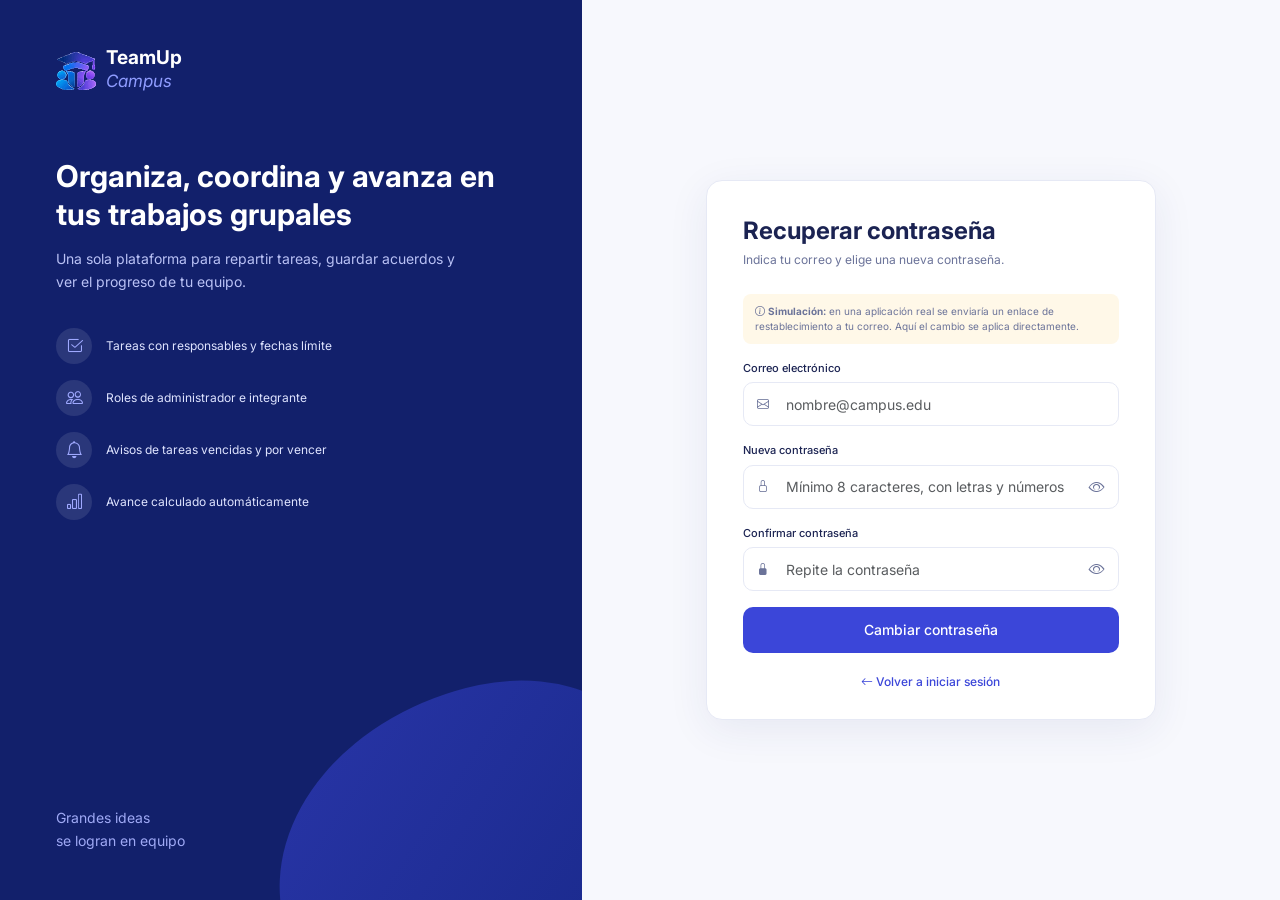
<file: src/main/resources/static/recuperar-password.html>
<!DOCTYPE html>
<html lang="es">

<head>
    <meta charset="UTF-8">
    <meta name="viewport" content="width=device-width, initial-scale=1">
    <meta name="theme-color" content="#3b46d9">
    <title>Recuperar contraseña | TeamUp Campus</title>
    <meta name="description" content="Restablece la contraseña de tu cuenta de TeamUp Campus.">
    <meta name="author" content="Kathrym Oriana">
    <meta name="robots" content="noindex, nofollow">
    <link rel="preconnect" href="https://fonts.googleapis.com">
    <link rel="preconnect" href="https://fonts.gstatic.com" crossorigin>
    <link href="https://fonts.googleapis.com/css2?family=Inter:wght@400;500;600;700&display=swap" rel="stylesheet">
    <link href="https://cdn.jsdelivr.net/npm/bootstrap@5.3.3/dist/css/bootstrap.min.css" rel="stylesheet">
    <link href="https://cdn.jsdelivr.net/npm/bootstrap-icons@1.11.3/font/bootstrap-icons.min.css" rel="stylesheet">
    <link rel="icon" type="image/svg+xml" href="assets/svg/logo.svg">
    <link href="css/styles.css" rel="stylesheet">
</head>

<body class="auth">
    <div class="auth__wrap">
        <aside class="auth__brand" aria-label="TeamUp Campus">
            <a class="brand" href="login.html"><img src="assets/svg/logo.svg" alt="Logo de TeamUp Campus" width="40"
                    height="38"><span class="brand__text"><strong>TeamUp</strong><em>Campus</em></span></a>
            <h2>Organiza, coordina y avanza en tus trabajos grupales</h2>
            <p>Una sola plataforma para repartir tareas, guardar acuerdos y ver el progreso de tu equipo.</p>
            <ul class="auth__features">
                <li><i class="bi bi-check2-square"></i>Tareas con responsables y fechas límite</li>
                <li><i class="bi bi-people"></i>Roles de administrador e integrante</li>
                <li><i class="bi bi-bell"></i>Avisos de tareas vencidas y por vencer</li>
                <li><i class="bi bi-bar-chart"></i>Avance calculado automáticamente</li>
            </ul>
            <p class="lema">Grandes ideas<br>se logran en equipo</p>
        </aside>
        <main class="auth__panel">
            <div class="auth__card">
                <h1>Recuperar contraseña</h1>
                <p class="auth__lead">Indica tu correo y elige una nueva contraseña.</p>
                <div class="auth__note"><i class="bi bi-info-circle"></i> <strong>Simulación:</strong> en una aplicación
                    real se enviaría un enlace de restablecimiento a tu correo. Aquí el cambio se aplica directamente.
                </div>
                <div class="alert alert-danger" id="error" role="alert" aria-live="assertive" hidden></div>
                <div class="alert alert-success" id="exito" role="status" hidden>Tu contraseña se actualizó. <a
                        class="link" href="login.html">Inicia sesión</a></div>
                <form id="formRecuperar" novalidate>
                    <div class="field"><label for="cEmail">Correo electrónico</label>
                        <div class="field__box"><i class="bi bi-envelope"></i><input class="form-control" id="cEmail"
                                name="cEmail" type="email" placeholder="nombre@campus.edu" autocomplete="email"
                                required>
                            <div class="invalid-feedback" id="cEmailMsg">Ingresa un correo válido.</div>
                        </div>
                    </div>
                    <div class="field"><label for="cPass">Nueva contraseña</label>
                        <div class="field__box"><i class="bi bi-lock"></i><input class="form-control" id="cPass"
                                name="cPass" type="password" placeholder="Mínimo 8 caracteres, con letras y números"
                                autocomplete="new-password" required><button class="pass-toggle" type="button"
                                data-toggle-pass aria-label="Mostrar contraseña"><i class="bi bi-eye"></i></button>
                            <div class="invalid-feedback" id="cPassMsg">Contraseña requerida.</div>
                        </div>
                    </div>
                    <div class="field"><label for="cPass2">Confirmar contraseña</label>
                        <div class="field__box"><i class="bi bi-lock-fill"></i><input class="form-control" id="cPass2"
                                name="cPass2" type="password" placeholder="Repite la contraseña"
                                autocomplete="new-password" required><button class="pass-toggle" type="button"
                                data-toggle-pass aria-label="Mostrar contraseña"><i class="bi bi-eye"></i></button>
                            <div class="invalid-feedback" id="cPass2Msg">Las contraseñas no coinciden.</div>
                        </div>
                    </div>
                    <button class="btn btn-tu btn-auth" type="submit" id="btnRecuperar">Cambiar contraseña</button>
                </form>
                <p class="auth__foot"><a class="link" href="login.html"><i class="bi bi-arrow-left"></i> Volver a
                        iniciar sesión</a></p>
            </div>
        </main>
    </div>
    <script src="https://cdn.jsdelivr.net/npm/bootstrap@5.3.3/dist/js/bootstrap.bundle.min.js"></script>
    <script type="module" src="js/pages/recuperar.js"></script>
</body>

</html>
</file>
<file: src/main/resources/static/css/styles.css>
/* ===== styles.css ===== */
/* ===== Variables (reutilizables en todas las vistas) ===== */
:root {
    --font: 'Inter', system-ui, sans-serif;
    --c-sidebar: #12206b;
    --c-primary: #3b46d9;
    --c-primary-soft: #eef0ff;
    --c-text: #1b2352;
    --c-muted: #6b7399;
    --c-border: #e6e9f5;
    --c-bg: #f7f8fd;
    --c-card: #fff;
    --c-green: #22b573;
    --c-orange: #f5a03a;
    --c-red: #ef5b6b;
    --c-purple: #7c5ce0;
    --radius: 12px;
    --sidebar-w: 215px;
    --fs-xs: 10px;
    --fs-sm: 11px;
    --fs-md: 12px;
    --fs-base: 14px;
    --fs-lg: 16px;
    --fs-xl: 22.5px;
}

::-webkit-scrollbar {
    display: none;
}

/* ===== Base ===== */
body {
    overscroll-behavior: none;
    font-family: var(--font);
    font-size: var(--fs-md);
    color: var(--c-text);
    background: var(--c-bg);
    margin: 0;
}

h1,
h2,
p,
ul {
    margin: 0;
    padding: 0;
}

ul {
    list-style: none;
}

a {
    text-decoration: none;
}

img {
    display: block;
    max-width: 100%;
}

/* ===== Layout ===== */
.app {
    display: flex;
    min-height: 100vh;
}

.main {
    flex: 1;
    min-width: 0;
    padding: 0 20px 40px 24px;
}

.main--page {
    padding: 0;
    background: linear-gradient(180deg, #fff 0, var(--c-bg) 260px);
}

.content {
    display: grid;
    grid-template-columns: minmax(0, 1fr) 400px;
    padding: 0 20px 30px 22px;
    gap: 22px;
    align-items: start;
}

.content__col,
.content__side {
    display: flex;
    flex-direction: column;
    min-width: 0;
    gap: 20px;
}

/* ===== Sidebar ===== */
.sidebar {
    width: var(--sidebar-w);
    flex-shrink: 0;
    background: var(--c-sidebar);
    color: #fff;
    padding: 20px 15px;
    display: flex;
    flex-direction: column;
    position: sticky;
    top: 0;
    height: 100vh;
    overflow: hidden;
}

.brand {
    display: flex;
    align-items: center;
    gap: 10px;
    color: #fff;
    margin: 0 0 30px 10px;
}

.brand img {
    width: 40px;
    height: 38px;
}

.brand__icon {
    font-size: 34px;
    color: #6f7cff;
}

.brand__text strong {
    display: block;
    font-size: 19px;
    line-height: 1.1;
}

.brand__text em {
    font-size: 17px;
    color: #8f9cff;
    font-style: italic;
}

.nav-list {
    display: flex;
    flex-direction: column;
    gap: 8px;
}

.nav-link-tu {
    display: flex;
    align-items: center;
    gap: 12px;
    padding: 0 16px;
    height: 41px;
    border-radius: 7px;
    color: #dfe4ff;
    font-size: var(--fs-md);
}

.nav-link-tu i {
    font-size: 16px;
    width: 20px;
}

.nav-link-tu:hover {
    background: rgba(255, 255, 255, .08);
    color: #fff;
}

.nav-link-tu.active {
    background: #2f43c879;
    color: #fff;
    font-weight: 600;
}

.sidebar__lema {
    margin-top: auto;
    margin-bottom: 150px;
    padding-left: 5px;
    color: #9fa9f5;
    font-size: var(--fs-base);
    line-height: 1.4;
    position: relative;
}

.sidebar__lema::after {
    content: "";
    display: block;
    width: 44px;
    height: 2px;
    background: var(--c-primary);
    margin-top: 12px;
}

/* .sidebar::after { content: ""; position: absolute;  left: -40px; bottom: -70px; width: 260px; height: 200px; background: linear-gradient(135deg, #3b46d9, #1d2fa0); border-radius: 60% 40% 0 0; opacity: .7; transform: rotate(-12deg); } */

/* ===== Topbar ===== */
.topbar {
    height: 76px;
    display: flex;
    align-items: center;
    background: #fff;
    justify-content: space-between;
}

.topbar--free {
    padding: 0 22px 0 22px;
    height: 75px;
}

.search {
    position: relative;
    width: 517px;
    max-width: 100%;
}

.search i {
    position: absolute;
    left: 17px;
    top: 50%;
    transform: translateY(-50%);
    color: var(--c-muted);
    font-size: 16px;
}

.search input {
    width: 100%;
    height: 36px;
    border: 0;
    border-radius: 20px;
    background: #eceffd;
    padding: 0 16px 0 44px;
    font-size: var(--fs-sm);
    color: var(--c-text);
    outline: none;
}

.search input:focus {
    box-shadow: 0 0 0 2px var(--c-primary);
}

.topbar__user {
    display: flex;
    align-items: center;
    gap: 36px;
}

.bell {
    position: relative;
    background: none;
    border: 0;
    font-size: 20px;
    color: var(--c-text);
}

.bell__dot {
    position: absolute;
    top: 0;
    right: 2px;
    width: 9px;
    height: 9px;
    background: var(--c-red);
    border-radius: 50%;
}

.user-btn {
    display: flex;
    align-items: center;
    gap: 9px;
    background: none;
    border: 0;
    font-size: var(--fs-base);
    font-weight: 500;
    color: var(--c-text);
}

.user-btn img {
    width: 38px;
    height: 38px;
    border-radius: 50%;
    object-fit: cover;
}

/* ===== Tarjetas ===== */
.tu-card {
    background: var(--c-card);
    border: 1px solid var(--c-border);
    border-radius: var(--radius);
}

.section {
    padding: 20px;
}

.side-card {
    padding: 20px 20px 10px;
}

.section__head {
    display: flex;
    justify-content: space-between;
    align-items: center;
    margin-bottom: 18px;
}

.section__head h2 {
    font-size: var(--fs-lg);
    font-weight: 600;
}

.link-more {
    font-size: var(--fs-sm);
    color: var(--c-primary);
    font-weight: 500;
}

/* ===== Hero ===== */
.hero {
    display: flex;
    justify-content: space-between;
    align-items: center;
    height: 147px;
    padding: 0 0 0 26px;
    overflow: hidden;
    background: linear-gradient(100deg, #eef1ff, #eef3fe);
    border-color: #dfe4fb;
}

.hero__hi {
    font-size: var(--fs-lg);
    font-weight: 500;
}

.hero__name {
    font-size: var(--fs-xl);
    font-weight: 700;
    line-height: 1.1;
    margin-bottom: 8px;
}

.hero__text {
    font-size: var(--fs-md);
    color: var(--c-muted);
    line-height: 1.5;
}

.hero__img {
    height: 154px;
    width: auto;
}

/* ===== Estadísticas ===== */
.stats {
    display: grid;
    grid-template-columns: 1fr 1fr 1fr 1fr;
    gap: 16px;
}

.stat {
    padding: 18px 25px;
    height: auto;
    position: relative;
    border: 1px solid var(--c-border);
    border-radius: var(--radius);
    color: var(--c-text);
}

.stat__icon {
    width: 36px;
    height: 36px;
    border-radius: 50%;
    display: grid;
    place-items: center;
    color: #fff;
    font-size: medium;
    margin-bottom: 22px;
}

.stat__arrow {
    position: absolute;
    top: 24px;
    right: 20px;
    color: var(--c-muted);
    font-size: 12px;
}

.stat__label {
    font-size: var(--fs-md);
    font-weight: 500;
}

.stat__value {
    font-size: 26px;
    font-weight: 700;
    line-height: 1.3;
}

.stat__sub {
    font-size: var(--fs-xs);
    color: var(--c-muted);
}

.stat--blue {
    background: #eef2ff;
}

.stat--blue .stat__icon {
    background: #8aa4f7;
}

.stat--green {
    background: #ecf9f3;
}

.stat--green .stat__icon {
    background: var(--c-green);
}

.stat--purple {
    background: #f3effd;
}

.stat--purple .stat__icon {
    background: #a58af0;
}

.stat--orange {
    background: #fff4e8;
}

.stat--orange .stat__icon {
    background: var(--c-orange);
}

.stat__bar {
    display: flex;
    align-items: center;
    gap: 8px;
    font-size: var(--fs-xs);
    color: var(--c-muted);
}

.stat__bar .progress {
    flex: 1;
}

/* ===== Progress (Bootstrap personalizado) ===== */
.progress {
    height: 6px;
    background: #e4e8f7;
    border-radius: 6px;
}

.progress-bar {
    border-radius: 6px;
}

/* ===== Proyectos ===== */
.projects {
    display: grid;
    grid-template-columns: 1.04fr .98fr 1fr;
    gap: 16px;
}

.project {
    border: 1px solid var(--c-border);
    border-radius: var(--radius);
    padding: 16px;
    box-shadow: 0 2px 8px rgba(40, 50, 120, .04);
}

.project__top {
    display: flex;
    align-items: center;
    gap: 8px;
    margin-bottom: 14px;
}

.project__ico {
    width: 28px;
    height: 28px;
    border-radius: 50%;
    display: grid;
    place-items: center;
    color: #fff;
    font-size: 14px;
}

.tag {
    font-size: var(--fs-xs);
    padding: 3px 10px;
    border-radius: 6px;
    background: var(--c-primary-soft);
    color: var(--c-primary);
}

.project__menu {
    margin-left: auto;
    background: none;
    border: 0;
    color: var(--c-muted);
    padding: 0;
}

.project__title {
    font-size: var(--fs-base);
    font-weight: 600;
    margin-bottom: 8px;
}

.project__desc {
    font-size: var(--fs-sm);
    color: var(--c-muted);
    line-height: 1.55;
    min-height: 38px;
    margin-bottom: 14px;
}

.project__progress {
    display: flex;
    align-items: center;
    gap: 10px;
    font-size: var(--fs-xs);
    color: var(--c-muted);
    margin-bottom: 16px;
}

.project__progress .progress {
    flex: 1;
    height: 5px;
}

.project__foot {
    display: flex;
    justify-content: space-between;
    align-items: center;
    font-size: var(--fs-xs);
    color: var(--c-muted);
}

.project__foot img {
    height: 26px;
    width: auto;
}

/* ===== Tabla ===== */
.tu-table {
    margin: 0;
    font-size: var(--fs-sm);
    --bs-table-bg: transparent;
}

.tu-table thead th {
    background: #f4f6fc;
    color: var(--c-text);
    font-weight: 500;
    font-size: var(--fs-sm);
    border: 0;
    padding: 10px 12px;
}

.tu-table td {
    padding: 11px 12px;
    border-color: var(--c-border);
    vertical-align: middle;
    color: var(--c-muted);
}

.tu-table td:first-child {
    color: var(--c-text);
}

.dot {
    display: inline-block;
    width: 9px;
    height: 9px;
    border-radius: 50%;
    margin-right: 12px;
}

.badge-tu {
    display: inline-block;
    padding: 4px 12px;
    border-radius: 6px;
    font-size: var(--fs-xs);
    font-weight: 500;
}

.badge-alta {
    background: #ffe9ec;
    color: var(--c-red);
    font-size: var(--fs-xs);
    padding: 3px 10px;
    border-radius: 6px;
}

.badge-media {
    background: #fff1de;
    color: #ef9322;
}

.badge-baja {
    background: #e2f7ec;
    color: var(--c-green);
}

.badge-progreso {
    background: #e5ebff;
    color: var(--c-primary);
}

.badge-pendiente {
    background: #eef0f8;
    color: var(--c-muted);
}

.task-state {
    border: 0;
    cursor: pointer;
}

/* ===== Agenda (reuniones y entregas) ===== */
.agenda li {
    display: flex;
    align-items: center;
    gap: 16px;
    padding: 18px 0;
    border-top: 1px solid var(--c-border);
}

.agenda li:first-child {
    border-top: 0;
    padding-top: 4px;
}

.date {
    width: 46px;
    height: 52px;
    border-radius: 8px;
    background: #eef1fc;
    display: grid;
    place-content: center;
    text-align: center;
    line-height: 1.2;
    flex-shrink: 0;
}

.date strong {
    font-size: var(--fs-lg);
    font-weight: 600;
}

.date span {
    font-size: var(--fs-sm);
    color: var(--c-muted);
}

.agenda__info {
    flex: 1;
    font-size: var(--fs-sm);
    color: var(--c-muted);
}

.agenda__info strong {
    display: block;
    font-size: var(--fs-md);
    font-weight: 500;
    color: var(--c-text);
    margin-bottom: 3px;
}

.agenda__time {
    display: block;
    margin-top: 4px;
    font-size: var(--fs-xs);
    color: var(--c-primary);
}

.agenda__go {
    color: var(--c-muted);
    font-size: 12px;
}

.pill {
    font-size: var(--fs-xs);
    padding: 5px 12px;
    border-radius: 6px;
    font-weight: 500;
}

.pill--red {
    background: #ffe9ec;
    color: var(--c-red);
}

.pill--gray {
    background: #eef0f8;
    color: var(--c-muted);
}

.pill--green {
    background: #e2f7ec;
    color: var(--c-green);
}

/* ===== CTA ===== */
.cta {
    text-align: center;
    padding: 28px 20px 30px;
    background: linear-gradient(180deg, #eef1ff, #e7ebff);
}

.cta__icon {
    font-size: 32px;
    color: var(--c-primary);
}

.cta__title {
    font-size: var(--fs-lg);
    font-weight: 600;
    line-height: 1.4;
    margin: 8px 0 14px;
}

.cta__text {
    font-size: var(--fs-sm);
    color: var(--c-muted);
    line-height: 1.6;
    margin-bottom: 22px;
}

/* ===== Botón reutilizable ===== */
.btn-tu {
    background: var(--c-primary);
    color: #fff;
    border-radius: 22px;
    padding: 0 20px;
    height: 33px;
    line-height: 33px;
    font-size: var(--fs-sm);
    font-weight: 500;
    border: 0;
}

.btn-tu:hover {
    background: #2f39c0;
    color: #fff;
}

/* ===== Menú hamburguesa (sidebar off-canvas en pantallas pequeñas) ===== */
.menu-toggle,
.sidebar__close,
.sidebar-backdrop {
    display: none;
}

/* ===== Componentes compartidos del sistema (selector de proyecto, avatares, estados vacíos) ===== */
.project-bar {
    display: flex;
    align-items: center;
    gap: 12px;
    padding: 0 22px 16px;
}

.project-bar label {
    font-size: var(--fs-sm);
    color: var(--c-muted);
    margin: 0;
    white-space: nowrap;
}

.project-bar .form-select {
    width: auto;
    min-width: 280px;
    max-width: 100%;
    height: 38px;
    font-size: var(--fs-sm);
    font-weight: 500;
    border: 1px solid var(--c-border);
    border-radius: 8px;
    color: var(--c-text);
}

.project-bar .form-select:focus {
    border-color: var(--c-primary);
    box-shadow: 0 0 0 2px rgba(59, 70, 217, .15);
}

.avatars {
    display: inline-flex;
    align-items: center;
}

.avatar {
    width: 28px;
    height: 28px;
    border-radius: 50%;
    object-fit: cover;
    border: 2px solid #fff;
    margin-left: -8px;
    background: #e7eaff;
}

.avatars .avatar:first-child {
    margin-left: 0;
}

.avatars__more {
    margin-left: -6px;
    min-width: 22px;
    height: 22px;
    padding: 0 6px;
    border-radius: 11px;
    background: #eef0fb;
    font-size: 10px;
    color: var(--c-muted);
    display: grid;
    place-items: center;
    z-index: 1;
}

img.project__ico {
    border-radius: 8px;
    object-fit: cover;
}

.project {
    position: relative;
}

.empty-state {
    text-align: center;
    color: var(--c-muted);
    font-size: var(--fs-md);
    padding: 36px 12px;
}


/* ===== Avatares de iniciales, campana de avisos, integrantes, alertas y horarios sugeridos ===== */
.avatar--ini {
    display: inline-grid;
    place-items: center;
    color: #fff;
    font-size: 10px;
    font-weight: 600;
    flex-shrink: 0;
}

.avatar--none {
    background: #eef0fb;
    color: var(--c-muted);
}

.bell-menu {
    width: 350px;
    max-width: 90vw;
    max-height: 60vh;
    overflow: auto;
    padding: 6px 0;
    border-radius: 10px;
}

.bell-menu__title {
    padding: 8px 16px;
    font-size: var(--fs-sm);
    font-weight: 600;
}

.bell-menu__empty {
    padding: 10px 16px;
    font-size: var(--fs-sm);
    color: var(--c-muted);
}

.bell-item {
    display: flex;
    gap: 10px;
    align-items: flex-start;
    white-space: normal;
    font-size: var(--fs-sm);
    padding: 8px 16px;
}

.bell-item--danger i,
.alert-item--danger>i:first-child {
    color: var(--c-red);
}

.bell-item--warn i,
.alert-item--warn>i:first-child {
    color: #e48a12;
}

.bell-item--info i,
.alert-item--info>i:first-child {
    color: var(--c-primary);
}

.members li {
    display: flex;
    align-items: center;
    gap: 12px;
    padding: 10px 0;
    border-bottom: 1px solid var(--c-border);
}

.members__info {
    flex: 1;
    min-width: 0;
}

.members__info strong {
    display: block;
    font-size: var(--fs-md);
    font-weight: 500;
}

.members__info small {
    color: var(--c-muted);
    font-size: var(--fs-xs);
}

.members__rol {
    width: 150px;
}

.members__del {
    background: none;
    border: 0;
    color: var(--c-red);
    font-size: 19px;
}

.alerts__list li {
    margin-bottom: 8px;
}

.alert-item {
    display: flex;
    align-items: center;
    gap: 12px;
    padding: 10px 14px;
    border-radius: 8px;
    font-size: var(--fs-sm);
    color: var(--c-text);
}

.alert-item--danger {
    background: #fdeeee;
}

.alert-item--warn {
    background: #fff4e0;
}

.alert-item--info {
    background: #eef1ff;
}

.alert-item:hover {
    filter: brightness(.97);
    color: var(--c-text);
}

.alert-ok {
    padding: 12px 14px;
    border-radius: 8px;
    background: #e8f8f1;
    color: #1a8a5a;
    font-size: var(--fs-sm);
}

.suggest {
    margin-top: 12px;
    padding: 12px 14px;
    border-radius: 8px;
    background: #f3f5ff;
    font-size: var(--fs-sm);
}

.suggest p {
    margin-bottom: 8px;
    color: var(--c-muted);
}

.suggest__chip {
    border: 1px solid #c9d0f7;
    background: #fff;
    color: var(--c-primary);
    border-radius: 16px;
    padding: 4px 12px;
    margin: 0 8px 6px 0;
    font-size: var(--fs-xs);
    font-weight: 500;
}

.suggest__chip:hover {
    background: var(--c-primary);
    color: #fff;
}

/* ===== Responsive ===== */
@media (max-width: 1200px) {
    .content {
        grid-template-columns: 1fr;
    }
}

@media (max-width: 992px) {
    .stats {
        grid-template-columns: repeat(2, 1fr);
    }

    .projects {
        grid-template-columns: 1fr;
    }

    .hero__img {
        display: none;
    }

    .menu-toggle {
        display: grid;
        place-items: center;
        flex-shrink: 0;
        width: 40px;
        height: 40px;
        margin-right: 12px;
        border: 1px solid var(--c-border);
        border-radius: 10px;
        background: #fff;
        color: var(--c-text);
        font-size: 24px;
    }

    .menu-toggle:hover {
        background: var(--c-primary-soft);
    }

    .topbar {
        gap: 4px;
        position: sticky;
        top: 0;
        z-index: 1040;
        border-bottom: 1px solid var(--c-border);
        padding: 0 20px;
    }

    .search {
        flex: 1;
        width: auto;
        min-width: 0;
    }

    .topbar--line .search,
    .topbar--free .search {
        width: auto;
        margin-right: 12px;
    }

    .topbar__user {
        gap: 18px;
        margin-left: 8px;
    }

    .hero {
        margin-top: 26px;
    }

    .sidebar {
        position: fixed;
        top: 0;
        left: 0;
        z-index: 1045;
        width: 270px;
        max-width: 85vw;
        height: 100vh;
        height: 100dvh;
        transform: translateX(-100%);
        visibility: hidden;
        transition: transform .3s ease, visibility 0s linear .3s;
        box-shadow: none;
    }

    body.menu-open .sidebar {
        transform: translateX(0);
        visibility: visible;
        transition-delay: 0s;
        box-shadow: 8px 0 32px rgba(8, 14, 50, .35);
    }

    .sidebar__close {
        display: grid;
        place-items: center;
        position: absolute;
        top: 18px;
        right: 14px;
        z-index: 2;
        width: 34px;
        height: 34px;
        border: 0;
        border-radius: 8px;
        background: rgba(255, 255, 255, .1);
        color: #fff;
        font-size: 16px;
    }

    .sidebar__close:hover {
        background: rgba(255, 255, 255, .2);
    }

    .sidebar-backdrop {
        display: block;
        position: fixed;
        inset: 0;
        z-index: 1040;
        background: rgba(8, 12, 40, .6);
        opacity: 0;
        visibility: hidden;
        transition: opacity .3s ease, visibility 0s linear .3s;
    }

    body.menu-open .sidebar-backdrop {
        opacity: 1;
        visibility: visible;
        transition-delay: 0s;
    }

    body.menu-open {
        overflow: hidden;
    }
}

@media (max-width: 768px) {
    .project-bar {
        padding-top: 16px;
    }
}

@media (max-width: 576px) {
    .project-bar {
        flex-wrap: wrap;
    }

    .project-bar .form-select {
        min-width: 0;
        width: 100%;
    }

    .user-btn span,
    .user-btn.dropdown-toggle::after {
        display: none;
    }

    .topbar__user {
        gap: 10px;
    }
}

@media (max-height: 640px) and (max-width: 992px) {
    .sidebar {
        overflow-y: auto;
    }

    .sidebar__lema {
        margin-bottom: 40px;
    }
}

/* ===== paginas.css ===== */
/* Estilos específicos de proyectos.html (los comunes están en styles.css) */

.main--page {
    padding: 0;
    background: linear-gradient(180deg, #fff 0, var(--c-bg) 260px);
}

.topbar--line {
    padding: 0 30px;
    height: 75px;
    background: #fff;
    border-bottom: 1px solid var(--c-border);
}

.topbar--line .search {
    width: 498px;
}

.sidebar__config {
    display: flex;
    align-items: center;
    gap: 14px;
    margin: auto 0 22px 10px;
    color: #dfe4ff;
    font-size: var(--fs-md);
}

.sidebar__config i {
    font-size: 18px;
}

.sidebar__lema {
    margin-bottom: 0;
    margin-top: auto;
}

.sidebar__lema+.sidebar__config {
    margin-top: 200px;
}

.page {
    padding: 0 30px 30px;
}

/* ===== Encabezado de página ===== */
.page-hero {
    display: flex;
    width: 100%;
    margin-block: 26px;
    align-items: center;
    border-radius: 8px;
    overflow: hidden;
    background: linear-gradient(100deg, #f1f3ff, #e9edff);
    border-radius: 6px;
    padding: 0 20px;
    gap: 18px;
    height: 128px;
    justify-content: space-between;
}

.page-hero__icon {
    width: 56px;
    height: 56px;
    border-radius: 12px;
}

.page-hero__text {
    flex: 1;
}

.page-hero__kicker {
    font-size: 10px !important;
    letter-spacing: .05em;
    color: var(--c-primary) !important;
    margin-bottom: 2px !important;
}

.page-hero h1 {
    font-size: 17px;
    font-weight: 700;
    margin-bottom: 8px;
}

.page-hero p:last-child {
    font-size: var(--fs-md);
    color: var(--c-muted);
    line-height: 1.75;
}

.page-hero__img {
    height: 127px;
    width: auto;
    margin-left: 20px;
}

.btn-tu--lg {
    height: 40px;
    line-height: 26px;
    padding: 0 20px;
    border-radius: 8px;
    font-size: 12px;
    margin-top: 10px;
    display: flex;
    align-items: center;
    gap: 10px;
}

/* ===== Resumen ===== */
.stats-row {
    display: grid;
    grid-template-columns: 1.1fr 1fr 1fr 1fr;
    gap: 20px;
    margin-bottom: 32px;
}

.stat-h {
    display: flex;
    align-items: center;
    gap: 18px;
    height: 85px;
    padding: 0 25px;
    border-radius: var(--radius);
    border: 1px solid var(--c-border);
}

.stat-h__icon {
    width: 36px;
    height: 36px;
    border-radius: 50%;
    display: grid;
    place-items: center;
    font-size: 18px;
    flex-shrink: 0;
}

.stat-h__label {
    font-size: var(--fs-sm);
    color: var(--c-muted);
}

.stat-h__value {
    font-size: 23px;
    font-weight: 700;
    line-height: 1.3;
}

.stat-h--blue {
    background: #eef1ff;
}

.stat-h--blue .stat-h__icon {
    color: var(--c-primary);
    background: #dfe5ff;
}

.stat-h--green {
    background: #e8f8f1;
}

.stat-h--green .stat-h__icon {
    color: #fff;
    background: var(--c-green);
}

.stat-h--sky {
    background: #eaf0ff;
}

.stat-h--sky .stat-h__icon {
    color: var(--c-primary);
    background: #dde6ff;
}

.stat-h--red {
    background: #fdeeee;
}

.stat-h--red .stat-h__icon {
    color: var(--c-red);
    background: #fbdcdc;
}

/* ===== Filtros ===== */
.filters {
    display: flex;
    gap: 16px;
    margin-bottom: 20px;
}

.filters__search {
    position: relative;
    width: 424px;
}

.filters__search i,
.filters__select i {
    position: absolute;
    left: 16px;
    top: 50%;
    transform: translateY(-50%);
    color: var(--c-text);
    pointer-events: none;
}

.filters__search input {
    width: 100%;
    height: 41px;
    border: 1px solid var(--c-border);
    border-radius: 8px;
    background: #fff;
    padding: 0 16px 0 48px;
    font-size: var(--fs-md);
    outline: none;
}

.filters__search input:focus,
.filters__select .form-select:focus {
    border-color: var(--c-primary);
    box-shadow: 0 0 0 2px rgba(59, 70, 217, .15);
}

.filters__select {
    position: relative;
    width: 179px;
}

.filters__select:first-of-type {
    margin-left: auto;
    width: 178px;
}

.filters__select--wide {
    width: 257px;
}

.filters__select .form-select {
    height: 41px;
    border: 1px solid var(--c-border);
    border-radius: 8px;
    font-size: var(--fs-sm);
    padding-left: 38px;
    color: var(--c-text);
}

/* ===== Tarjetas de proyecto ===== */
.project-grid {
    display: grid;
    grid-template-columns: repeat(2, minmax(0, 1fr));
    gap: 24px 30px;
}

.pcard {
    background: #fff;
    border: 1px solid var(--c-border);
    border-radius: var(--radius);
    padding: 18px 22px 20px;
    min-height: 268px;
    box-shadow: 0 2px 8px rgba(40, 50, 120, .04);
    display: flex;
    flex-direction: column;
}

.pcard__head {
    display: flex;
    gap: 18px;
    align-items: flex-start;
    margin-bottom: 14px;
}

.pcard__icon {
    width: 50px;
    height: 50px;
    border-radius: 14px;
    flex-shrink: 0;
}

.pcard__info {
    flex: 1;
    min-width: 0;
}

.pcard__title {
    font-size: 15px;
    font-weight: 600;
    margin: 4px 0 6px;
}

.pcard__desc {
    font-size: var(--fs-md);
    color: var(--c-muted);
    line-height: 1.5;
    margin-top: 12px;
}

.pcard__side {
    display: flex;
    align-items: center;
    gap: 14px;
}

.pcard__menu {
    background: none;
    border: 0;
    color: var(--c-text);
    padding: 0;
}

.pcard__meta {
    display: flex;
    gap: 70px;
    font-size: var(--fs-md);
    color: var(--c-muted);
    margin: 8px 0 16px;
}

.pcard__meta i {
    margin-right: 10px;
}

.pcard__label {
    font-size: var(--fs-sm);
    margin-bottom: 4px;
}

.pcard__bar {
    display: flex;
    align-items: center;
    gap: 10px;
    font-size: var(--fs-xs);
    color: var(--c-muted);
    margin-bottom: 10px;
}

.pcard__bar .progress {
    flex: 1;
    height: 6px;
}

.pcard__foot {
    display: flex;
    justify-content: space-between;
    align-items: center;
    margin-top: auto;
}

.pcard__foot img {
    height: 32px;
    width: auto;
}

.pcard__more {
    font-size: var(--fs-sm);
    color: var(--c-primary);
    font-weight: 500;
}

.pcard__more i {
    margin-left: 8px;
    font-size: 11px;
}

.badge-planificacion {
    background: #eef0f8;
    color: var(--c-muted);
}

.badge-naranja {
    background: #fff1d0;
    color: #e48a12;
}

.empty {
    text-align: center;
    color: var(--c-muted);
    padding: 40px 0;
}

@media (max-width: 1200px) {
    .page-hero {
        gap: 26px;
    }

    .page-hero__banner br {
        display: none;
    }

    .page-hero__img {
        display: none;
    }

    .btn-tu--lg {
        line-height: normal;
    }

    .stats-row {
        grid-template-columns: repeat(2, 1fr);
    }

    .stat-h {
        height: 88px;
        padding: 0 18px;
    }

    .stat-h__icon {
        width: 30px;
        height: 30px;
        font-size: 16px;
    }

    .filters {
        flex-wrap: wrap;
    }

    .filters__select:first-of-type {
        margin-left: 0;
    }
}

@media (max-width: 992px) {

    .project-grid {
        grid-template-columns: 1fr;
    }

    .topbar--line .search {
        width: auto;
        flex: 1;
        margin-right: 12px;
    }

    .page-hero {
        height: auto;
        padding-block: 20px;
        flex-wrap: wrap;
        gap: 16px;
    }

    .page-hero br {
        display: none;
    }

    .pcard__meta {
        gap: 24px;
    }
}

@media (max-width: 450px) {
    .page-hero__right {
        flex: auto;
    }

    .btn-tu--lg {
        height: 36px;
        line-height: 20px;
        font-size: var(--fs-sm);
        width: stretch;
        margin-top: 0;
    }

    .filters {
        display: grid;
        grid-template-columns: auto auto;
        grid-template-rows: 1fr 1fr;
        gap: 8px;
    }

    .filters__select:first-of-type {
        width: auto;
    }

    .filters__search {
        width: 100%;
    }

    .filters__select {
        width: 100%;
    }

    .badge-alta {
        display: inline-flex;
    }
}

/* ===== tareas.css ===== */
/* Estilos específicos de tareas.html (usa styles.css y paginas.css) */

.topbar--free {
    padding: 0 22px 0 22px;
    height: 75px;
}

.topbar--free .search {
    width: 512px;
}

.tasks-layout {
    display: grid;
    grid-template-columns: minmax(0, 1fr) 258px;
    gap: 25px;
    padding: 0 20px 30px 22px;
    align-items: start;
}

.tasks-layout__main {
    display: flex;
    flex-direction: column;
    min-width: 0;
}

.tasks-layout__side {
    display: flex;
    flex-direction: column;
    gap: 24px;
    padding-top: 0;
}

/* ===== Banner ===== */
.banner {
    position: relative;
    display: flex;
    align-items: center;
    gap: 18px;
    height: 107px;
    padding: 0 17px;
    border-radius: 8px;
    overflow: hidden;
    background: linear-gradient(100deg, #f1f3ff, #e9edff);
    margin-bottom: 26px;
}

.banner__icon {
    width: 56px;
    height: 56px;
    border-radius: 12px;
}

.banner h1 {
    font-size: 19px;
    font-weight: 700;
    margin-bottom: 4px;
}

.banner p {
    font-size: var(--fs-md);
    color: var(--c-muted);
}

.banner__img {
    position: absolute;
    right: 0;
    top: 0;
    height: 107px;
    width: auto;
}

/* ===== Resumen ===== */
.stats-row--tareas {
    grid-template-columns: repeat(4, 1fr);
    gap: 16px;
    margin-bottom: 26px;
}

.stats-row--tareas .stat-h {
    position: relative;
    background: #fff;

    border-radius: 8px;
}

.stats-row--tareas .stat-h__value {
    font-size: 22px;
}

.stat-h__pct {
    position: absolute;
    right: 24px;
    bottom: 18px;
    font-size: var(--fs-xs);
    color: var(--c-muted);
}

.stats-row--tareas .stat-h--blue .stat-h__icon {
    background: #e6ebff;
}

/* ===== Filtros (variante tareas) ===== */
.filters--tareas {
    gap: 12px;
    margin-bottom: 25px;
}

.filters--tareas .filters__search {
    width: auto;
    flex: 1.75;
}

.filters--tareas .filters__search input {
    font-size: var(--fs-xs);
}

.filters--tareas .filters__select,
.filters--tareas .filters__select:first-of-type {
    flex: 1;
    width: auto;
    margin-left: 0;
}

.filters--tareas .filters__select .form-select {
    font-size: var(--fs-xs);
    padding-right: 20px;
}

/* ===== Tabla ===== */
.table-card {
    padding: 0 20px;
}

.tareas-table {
    margin: 0;
    --bs-table-bg: transparent;
    font-size: var(--fs-xs);
}

.tareas-table thead th {
    font-size: var(--fs-sm);
    font-weight: 500;
    color: var(--c-text);
    padding: 20px 8px 14px;
    border-bottom: 1px solid var(--c-border);
    background: transparent;
    white-space: nowrap;
}

.tareas-table td {
    padding: 14px 8px;
    vertical-align: middle;
    border-color: var(--c-border);
    color: var(--c-muted);
}

.tareas-table .form-check-input {
    width: 15px;
    height: 15px;
    border-color: #c3c9e2;
    cursor: pointer;
}

.tareas-table .form-check-input:checked {
    background-color: var(--c-primary);
    border-color: var(--c-primary);
}

.t-title {
    font-size: var(--fs-sm);
    font-weight: 500;
    color: var(--c-text);
    margin-bottom: 4px;
}

.t-desc {
    font-size: 10.5px;
    color: var(--c-muted);
    line-height: 1.5;
    max-width: 200px;
}

.t-done .t-title {
    text-decoration: line-through;
    color: var(--c-muted);
}

.t-proj {
    font-size: var(--fs-xs);
    color: var(--c-muted);
    margin-bottom: 6px;
}

.tag--sm {
    font-size: 10px;
    padding: 3px 9px;
}

.t-resp {
    display: flex;
    align-items: center;
    gap: 8px;
    font-size: var(--fs-xs);
    min-width: 110px;
}

.t-resp img {
    width: 28px;
    height: 28px;
    border-radius: 50%;
    object-fit: cover;
}

.badge-sm {
    padding: 4px 12px;
    border-radius: 12px;
    font-size: 10.5px;
    font-weight: 500;
    display: inline-block;
}

.t-actions {
    display: flex;
    gap: 22px;
    justify-content: center;
    font-size: 14px;
}

.t-actions button {
    background: none;
    border: 0;
    padding: 0;
    color: var(--c-primary);
}

.t-actions button:hover {
    color: var(--c-red);
}

.table-foot {
    display: flex;
    justify-content: space-between;
    align-items: center;
    padding: 16px 0 14px;
    font-size: var(--fs-sm);
    color: var(--c-muted);
}

.pagination {
    margin: 0;
    gap: 6px;
}

.pagination .page-link {
    border: 1px solid transparent;
    border-radius: 6px;
    font-size: var(--fs-sm);
    color: var(--c-muted);
    background: none;
    min-width: 28px;
    height: 28px;
    padding: 0;
    display: grid;
    place-items: center;
}

.pagination .page-item.active .page-link {
    background: var(--c-primary);
    color: #fff;
}

.pagination .page-item:first-child .page-link,
.pagination .page-item:last-child .page-link {
    border-color: var(--c-border);
}

.pagination .disabled .page-link {
    opacity: .5;
}

/* ===== Columna lateral ===== */
.btn-new {
    height: 39px;
    width: 100%;
    border-radius: 8px;
    margin-top: 13px;
    font-size: var(--fs-md);
    display: flex;
    align-items: center;
    justify-content: center;
    gap: 10px;
    line-height: 1;
}

.quick {
    padding: 18px 8px 14px;
}

.quick h2 {
    font-size: var(--fs-lg);
    font-weight: 600;
    padding: 0 12px;
    margin-bottom: 14px;
}

.quick h3 {
    font-size: var(--fs-sm);
    font-weight: 600;
    padding: 0 12px;
    margin: 22px 0 8px;
}

.quick hr {
    margin: 14px 12px 0;
    border-color: var(--c-border);
    opacity: 1;
}

.quick__list button {
    display: flex;
    align-items: center;
    gap: 14px;
    width: 100%;
    background: none;
    border: 0;
    padding: 0 12px;
    height: 38px;
    font-size: var(--fs-sm);
    color: var(--c-muted);
    text-align: left;
    border-left: 3px solid transparent;
    border-radius: 4px;
}

.quick__list button:hover {
    background: #f4f6fd;
}

.quick__list button.on {
    background: #eef0ff;
    color: var(--c-primary);
    border-left-color: var(--c-primary);
}

.quick__list i {
    font-size: 15px;
    width: 18px;
}

.quick__list .n {
    margin-left: auto;
    font-size: var(--fs-sm);
}

.quick__list button.on .n {
    background: #fff;
    color: var(--c-text);
    border-radius: 10px;
    padding: 1px 9px;
}

.quick__list--dots button {
    height: 32px;
}

.quick__list--dots .d {
    width: 11px;
    height: 11px;
    border-radius: 50%;
    flex-shrink: 0;
}

.meet {
    padding: 22px 20px;
    background: #eef1ff;
    border-color: #e3e7fb;
}

.meet>i {
    font-size: 24px;
    color: var(--c-primary);
}

.meet h2 {
    font-size: var(--fs-base);
    font-weight: 600;
    margin: 10px 0 8px;
}

.meet p {
    font-size: var(--fs-sm);
    color: var(--c-muted);
    line-height: 1.6;
    margin-bottom: 16px;
}

.meet a {
    font-size: var(--fs-sm);
    font-weight: 500;
    color: var(--c-primary);
}

@media (max-width: 1200px) {
    .tasks-layout {
        grid-template-columns: 1fr;
    }

    .tasks-layout__side {
        order: -1;
    }

    .banner__img {
        display: none;
    }

    .stats-row--tareas {
        grid-template-columns: repeat(2, 1fr);
    }
}

@media (max-width: 992px) {
    .topbar--free .search {
        width: auto;
        flex: 1;
        margin-right: 12px;
    }
}

/* ===== progreso.css ===== */
/* Estilos específicos de progreso.html (usa styles.css, paginas.css y layout/banner de tareas.css) */

.pg-layout {
    grid-template-columns: minmax(0, 1fr) 322px;
    gap: 25px;
    padding-right: 20px;
}

.pg-col {
    gap: 20px;
}

.pg-side {
    gap: 22px;
    padding-top: 2px;
}

/* ===== Banner ===== */
.banner--pg {
    height: 138px;
    margin-bottom: 0;
    padding: 0 20px;
    gap: 18px;
    border-radius: 6px;
}

.banner--pg .banner__img {
    height: 138px;
}

.banner__kicker {
    font-size: 10px !important;
    letter-spacing: .05em;
    color: var(--c-primary) !important;
    margin-bottom: 2px !important;
}

.banner--pg h1 {
    font-size: 18px;
    margin-bottom: 10px;
}

.banner--pg p {
    font-size: var(--fs-md);
    line-height: 1.6;
}

/* ===== Indicadores ===== */
.kpis {
    display: grid;
    grid-template-columns: 1.05fr 1fr .95fr .95fr;
    gap: 17px;
}

.kpi {
    position: relative;
    display: grid;
    grid-template-columns: 38px 1fr;
    column-gap: 14px;
    align-content: start;
    padding: 18px 18px;
    background: #fff;
    border: 1px solid var(--c-border);
    border-radius: 8px;
    box-shadow: 0 1px 4px rgba(40, 50, 120, .04);
}

.kpi__icon {
    width: 38px;
    height: 38px;
    border-radius: 50%;
    display: grid;
    place-items: center;
    font-size: 19px;
    grid-row: span 2;
}

.kpi__label {
    font-size: var(--fs-xs);
    color: var(--c-muted);
    margin-top: 2px;
}

.kpi__value {
    font-size: 24px;
    font-weight: 700;
    line-height: 1.25;
}

.kpi__pct {
    position: absolute;
    right: 18px;
    top: 58px;
    font-size: var(--fs-xs);
    color: var(--c-muted);
}

.kpi__bar {
    grid-column: 1 / -1;
    margin-top: 12px;
    height: 6px;
}

.kpi__note {
    grid-column: 1 / -1;
    margin-top: 8px;
    font-size: var(--fs-xs);
    color: var(--c-muted);
}

.kpi__note b {
    color: var(--c-green);
    font-weight: 500;
    margin-right: 6px;
}

.kpi--blue .kpi__icon {
    background: #e6ebff;
    color: var(--c-primary);
}

.kpi--green .kpi__icon {
    background: var(--c-green);
    color: #fff;
}

.kpi--sky .kpi__icon {
    background: #e1e9ff;
    color: var(--c-primary);
}

.kpi--orange .kpi__icon {
    background: #fff0d5;
    color: var(--c-orange);
}

/* ===== Tarjetas y gráficos ===== */
.p-card {
    padding: 18px 16px 14px;
}

.p-head {
    display: flex;
    align-items: center;
    gap: 12px;
    margin-bottom: 14px;
}

.p-head h2 {
    font-size: var(--fs-base);
    font-weight: 600;
    margin: 0;
}

.p-head__ico {
    font-size: 18px;
    color: var(--c-text);
}

.p-head--side {
    margin-bottom: 14px;
}

.pill-badge {
    margin-left: auto;
    font-size: var(--fs-xs);
    color: var(--c-primary);
    border: 1px solid #b9c1f5;
    background: #eef0ff;
    border-radius: 12px;
    padding: 4px 11px;
}

.charts {
    display: grid;
    grid-template-columns: 1.55fr 1fr;
    gap: 18px;
}

.chart-box {
    position: relative;
    height: 178px;
}

.dist {
    display: flex;
    align-items: center;
    gap: 22px;
    padding: 4px 8px 0;
}

.dist__chart {
    position: relative;
    width: 134px;
    height: 134px;
    flex-shrink: 0;
}

.dist__center {
    position: absolute;
    inset: 0;
    display: grid;
    place-content: center;
    text-align: center;
    pointer-events: none;
}

.dist__center strong {
    font-size: 22px;
    line-height: 1;
}

.dist__center span {
    font-size: var(--fs-xs);
    color: var(--c-muted);
    margin-top: 4px;
}

.dist__legend {
    flex: 1;
}

.dist__legend li {
    display: flex;
    align-items: center;
    gap: 10px;
    font-size: var(--fs-xs);
    color: var(--c-muted);
    height: 33px;
    cursor: pointer;
}

.dist__legend li.off {
    opacity: .4;
    text-decoration: line-through;
}

.dist__legend .d {
    width: 9px;
    height: 9px;
    border-radius: 50%;
}

.dist__legend b {
    margin-left: auto;
    font-weight: 400;
    color: var(--c-text);
}

/* ===== Tabla ===== */
.pg-table {
    margin: 0;
    font-size: var(--fs-xs);
    --bs-table-bg: transparent;
}

.pg-table thead th {
    background: #f4f6fc;
    font-weight: 500;
    font-size: var(--fs-xs);
    color: var(--c-text);
    border: 0;
    padding: 9px 8px;
}

.pg-table td {
    padding: 10px 8px;
    vertical-align: middle;
    color: var(--c-muted);
    border-color: var(--c-border);
}

.pg-table td:first-child {
    color: var(--c-text);
}

.pg-table .resp {
    display: flex;
    align-items: center;
    gap: 8px;
}

.pg-table .resp img {
    width: 26px;
    height: 26px;
    border-radius: 50%;
    object-fit: cover;
}

.pg-table .dot {
    margin-right: 14px;
}

/* ===== Columna lateral ===== */
.p-side {
    padding: 18px 20px 20px;
}

.pp li {
    display: flex;
    align-items: center;
    gap: 14px;
    padding: 10px 0 18px;
}

.pp li:last-child {
    padding-bottom: 6px;
}

.pp img {
    width: 48px;
    height: 48px;
    flex-shrink: 0;
}

.pp__body {
    flex: 1;
    font-size: var(--fs-sm);
}

.pp__bar {
    display: flex;
    align-items: center;
    gap: 10px;
    margin-top: 10px;
    font-size: var(--fs-xs);
    color: var(--c-muted);
}

.pp__bar .progress {
    flex: 1;
}

.prio li {
    display: flex;
    align-items: center;
    gap: 14px;
    height: 36px;
    font-size: var(--fs-sm);
    color: var(--c-muted);
    padding: 0 4px;
}

.prio .d {
    width: 11px;
    height: 11px;
    border-radius: 50%;
}

.prio b {
    margin-left: auto;
    font-weight: 400;
}

.team-img {
    height: 36px;
    width: auto;
    margin-bottom: 12px;
}

.team-state {
    display: flex;
    align-items: center;
    gap: 8px;
    font-size: var(--fs-sm);
    color: var(--c-muted);
    margin-bottom: 18px;
}

.dot-green {
    width: 8px;
    height: 8px;
    border-radius: 50%;
    background: var(--c-green);
}

.kudos {
    display: flex;
    gap: 16px;
    background: #eef1fe;
    border-radius: 8px;
    padding: 20px 18px;
}

.kudos>i {
    font-size: 18px;
    color: var(--c-primary);
}

.kudos strong {
    font-size: var(--fs-sm);
    font-weight: 600;
}

.kudos p {
    font-size: var(--fs-sm);
    color: var(--c-muted);
    line-height: 1.6;
    margin-top: 4px;
}

@media (max-width: 1200px) {
    .pg-layout {
        grid-template-columns: 1fr;
    }

    .pg-side {
        order: 0;
    }

    .banner--pg .banner__img {
        display: none;
    }

    .banner--pg br {
        display: none;
    }

    .kpis {
        grid-template-columns: repeat(2, 1fr);
    }
}

@media (max-width: 768px) {
    .charts {
        grid-template-columns: 1fr;
    }

    .dist {
        flex-wrap: wrap;
        justify-content: center;
    }
}

/* ===== auth.css ===== */
/* Páginas de acceso: login, registro y recuperación */
body.auth {
    background: var(--c-bg);
    min-height: 100vh;
}

.auth__wrap {
    display: grid;
    grid-template-columns: minmax(340px, 5fr) 6fr;
    min-height: 100vh;
}

/* Panel de marca */
.auth__brand {
    position: relative;
    overflow: hidden;
    display: flex;
    flex-direction: column;
    padding: 48px 56px;
    background: var(--c-sidebar);
    color: #fff;
}

.auth__brand .brand {
    margin: 0 0 64px;
}

.auth__brand h2 {
    font-size: 30px;
    font-weight: 700;
    line-height: 1.25;
    margin-bottom: 14px;
}

.auth__brand>p {
    max-width: 420px;
    color: #b9c1f5;
    font-size: var(--fs-base);
    line-height: 1.65;
}

.auth__features {
    margin-top: 34px;
    display: grid;
    gap: 16px;
    position: relative;
    z-index: 1;
}

.auth__features li {
    display: flex;
    align-items: center;
    gap: 14px;
    font-size: var(--fs-md);
    color: #dfe4ff;
}

.auth__features i {
    width: 36px;
    height: 36px;
    border-radius: 50%;
    display: grid;
    place-items: center;
    background: rgba(255, 255, 255, .1);
    color: #9fa9ff;
    font-size: 17px;
    flex-shrink: 0;
}

.auth__brand::after {
    content: "";
    position: absolute;
    right: -90px;
    bottom: -100px;
    width: 400px;
    height: 310px;
    background: linear-gradient(135deg, #3b46d9, #1d2fa0);
    border-radius: 60% 40% 0 0;
    opacity: .55;
    transform: rotate(-12deg);
}

.auth__brand .lema {
    margin-top: auto;
    position: relative;
    z-index: 1;
    color: #9fa9f5;
    font-size: var(--fs-base);
}

/* Tarjeta del formulario */
.auth__panel {
    display: grid;
    place-items: center;
    padding: 32px 20px;
}

.auth__card {
    width: 100%;
    max-width: 450px;
    background: #fff;
    border: 1px solid var(--c-border);
    border-radius: 16px;
    padding: 36px 36px 28px;
    box-shadow: 0 10px 40px rgba(40, 50, 120, .08);
}

.auth__card h1 {
    font-size: 24px;
    font-weight: 700;
    margin-bottom: 6px;
}

.auth__lead {
    font-size: var(--fs-md);
    color: var(--c-muted);
    margin-bottom: 24px;
    line-height: 1.55;
}

.auth__card .alert {
    font-size: var(--fs-sm);
    padding: 10px 14px;
    border-radius: 10px;
}

.field {
    margin-bottom: 16px;
}

.field>label {
    display: block;
    font-size: var(--fs-sm);
    font-weight: 500;
    margin-bottom: 6px;
}

.field__box {
    position: relative;
}

.field__box>i.bi {
    position: absolute;
    left: 14px;
    top: 22px;
    transform: translateY(-50%);
    color: var(--c-muted);
    pointer-events: none;
}

.field__box .form-control {
    height: 44px;
    padding-left: 42px;
    border-radius: 10px;
    border-color: var(--c-border);
    font-size: var(--fs-base);
}

.field__box .form-control:focus {
    border-color: var(--c-primary);
    box-shadow: 0 0 0 3px rgba(59, 70, 217, .15);
}

.field__box .form-control[type="password"],
.field__box .has-toggle {
    padding-right: 44px;
}

.pass-toggle {
    position: absolute;
    right: 6px;
    top: 22px;
    transform: translateY(-50%);
    background: none;
    border: 0;
    color: var(--c-muted);
    padding: 8px;
    font-size: 16px;
}

.pass-toggle:hover {
    color: var(--c-primary);
}

.field .invalid-feedback {
    font-size: var(--fs-xs);
}

.auth__row {
    display: flex;
    justify-content: space-between;
    align-items: center;
    margin: -4px 0 18px;
    font-size: var(--fs-sm);
}

.auth__row a,
.auth__card a.link {
    color: var(--c-primary);
    font-weight: 500;
}

.btn-auth {
    width: 100%;
    height: 46px;
    line-height: 46px;
    border-radius: 10px;
    font-size: var(--fs-base);
    padding: 0;
}

.btn-auth:disabled {
    opacity: .7;
}

.auth__foot {
    text-align: center;
    margin: 20px 0 0;
    font-size: var(--fs-md);
    color: var(--c-muted);
}

.strength {
    height: 5px;
    border-radius: 4px;
    background: #e4e8f7;
    margin-top: 8px;
    overflow: hidden;
}

.strength>div {
    height: 100%;
    width: 0;
    transition: width .25s, background .25s;
}

.strength__txt {
    font-size: var(--fs-xs);
    color: var(--c-muted);
    margin-top: 4px;
    min-height: 16px;
}

.demo-box {
    margin-top: 22px;
    padding: 14px;
    border-radius: 10px;
    background: #f3f5ff;
}

.demo-box p {
    font-size: var(--fs-xs);
    color: var(--c-muted);
    margin-bottom: 8px;
    line-height: 1.5;
}

.demo-box button {
    border: 1px solid #c9d0f7;
    background: #fff;
    color: var(--c-primary);
    border-radius: 16px;
    padding: 4px 12px;
    margin: 0 6px 6px 0;
    font-size: var(--fs-xs);
    font-weight: 500;
}

.demo-box button:hover {
    background: var(--c-primary);
    color: #fff;
}

.auth__note {
    font-size: var(--fs-xs);
    color: var(--c-muted);
    background: #fff8e8;
    border-radius: 8px;
    padding: 10px 12px;
    margin-bottom: 16px;
    line-height: 1.5;
}

@media (max-width: 900px) {
    .auth__wrap {
        grid-template-columns: 1fr;
    }

    .auth__brand {
        padding: 26px 24px 30px;
    }

    .auth__brand .brand {
        margin-bottom: 18px;
    }

    .auth__brand h2 {
        font-size: 22px;
    }

    .auth__features,
    .auth__brand .lema {
        display: none;
    }

    .auth__brand::after {
        width: 220px;
        height: 170px;
    }

    .auth__card {
        padding: 28px 22px 22px;
    }
}

/* ===== Ajustes de la versión con Spring Boot (se añaden al final del styles.css unificado) ===== */

/* El atributo hidden debe ganar siempre sobre las reglas display de las clases */
[hidden] {
    display: none !important;
}

/* Contenedores de ranuras (avatares) que no deben alterar el diseño de su fila */
[data-slot] {
    display: contents;
}

/* Menú: secciones que llegan en la siguiente entrega */
.nav-link-tu--soon {
    opacity: .6;
    cursor: not-allowed;
    pointer-events: none;
}

.nav-link-tu--soon .badge-sm {
    margin-left: auto;
    font-size: .65rem;
}

/* Lista de motivos de atención en Progreso */
.kudos__list {
    margin: 4px 0 0;
    padding-left: 18px;
    font-size: .8rem;
}
</file>
